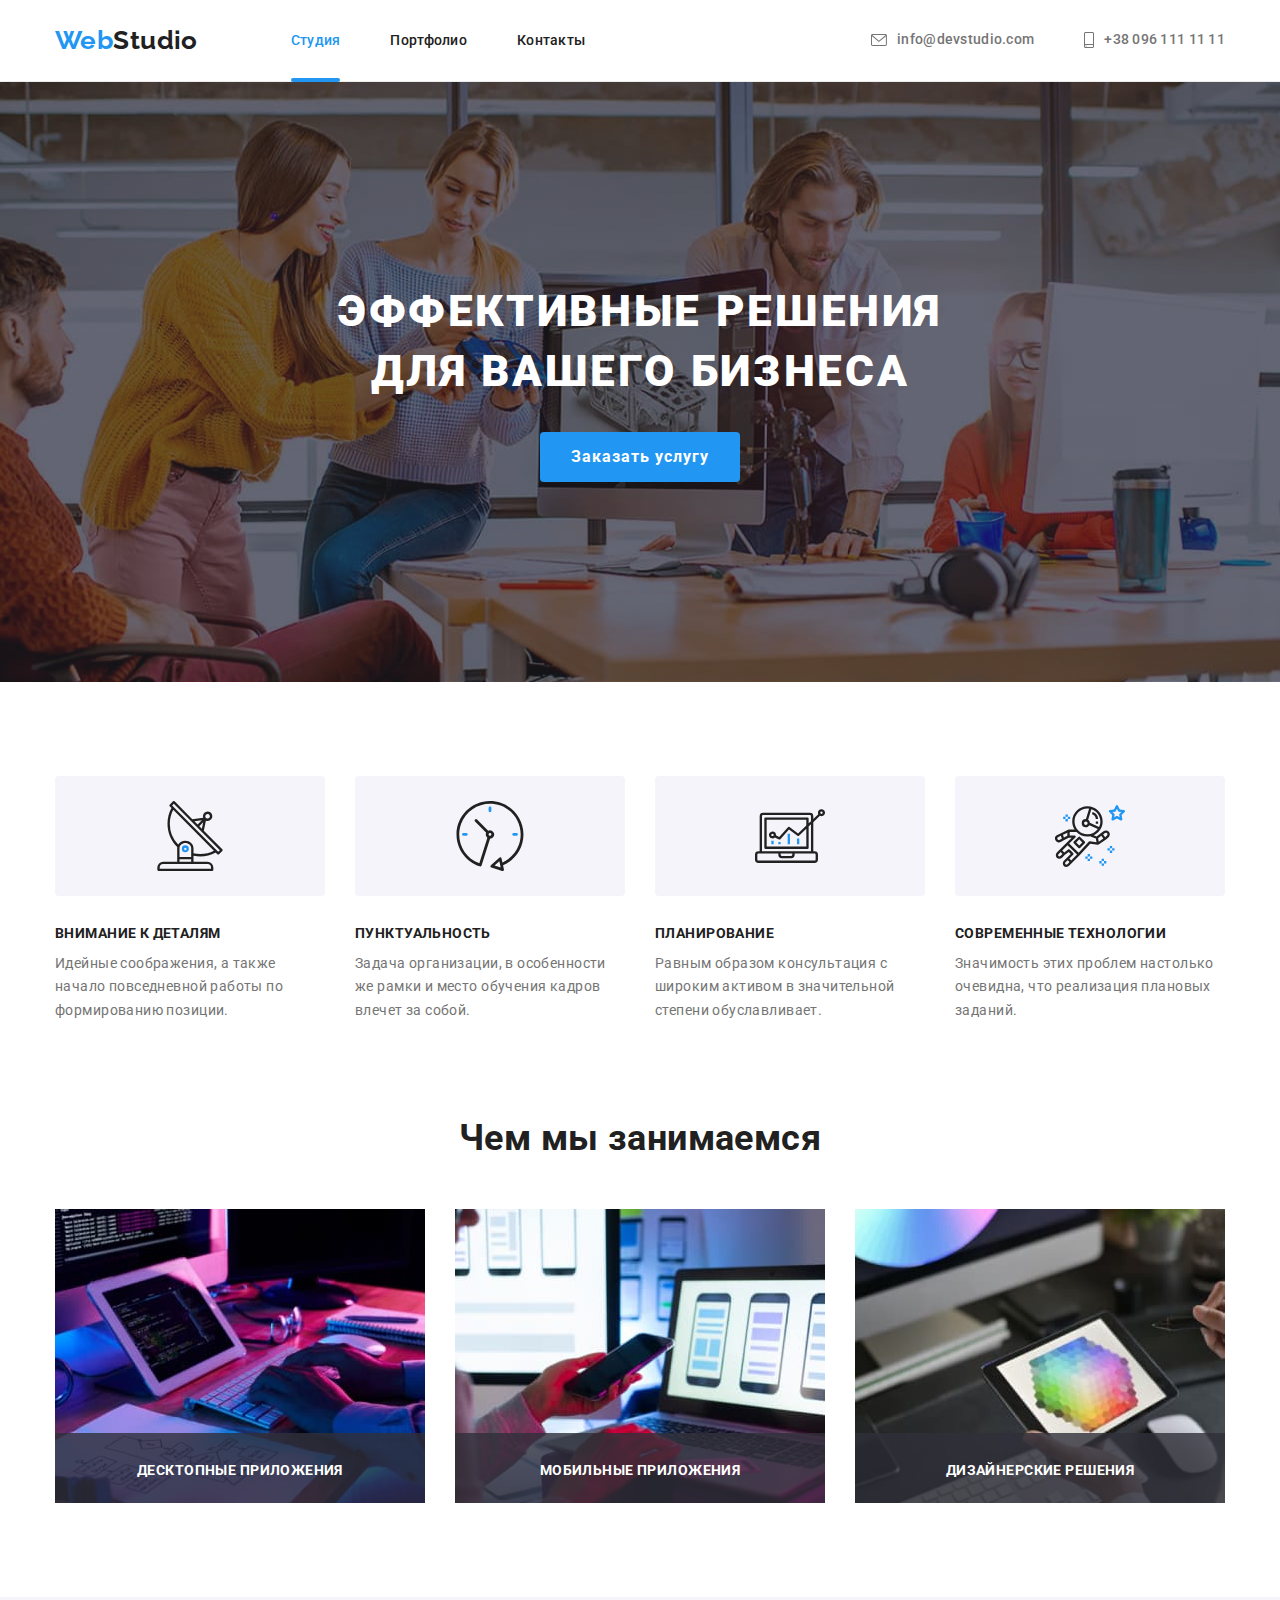
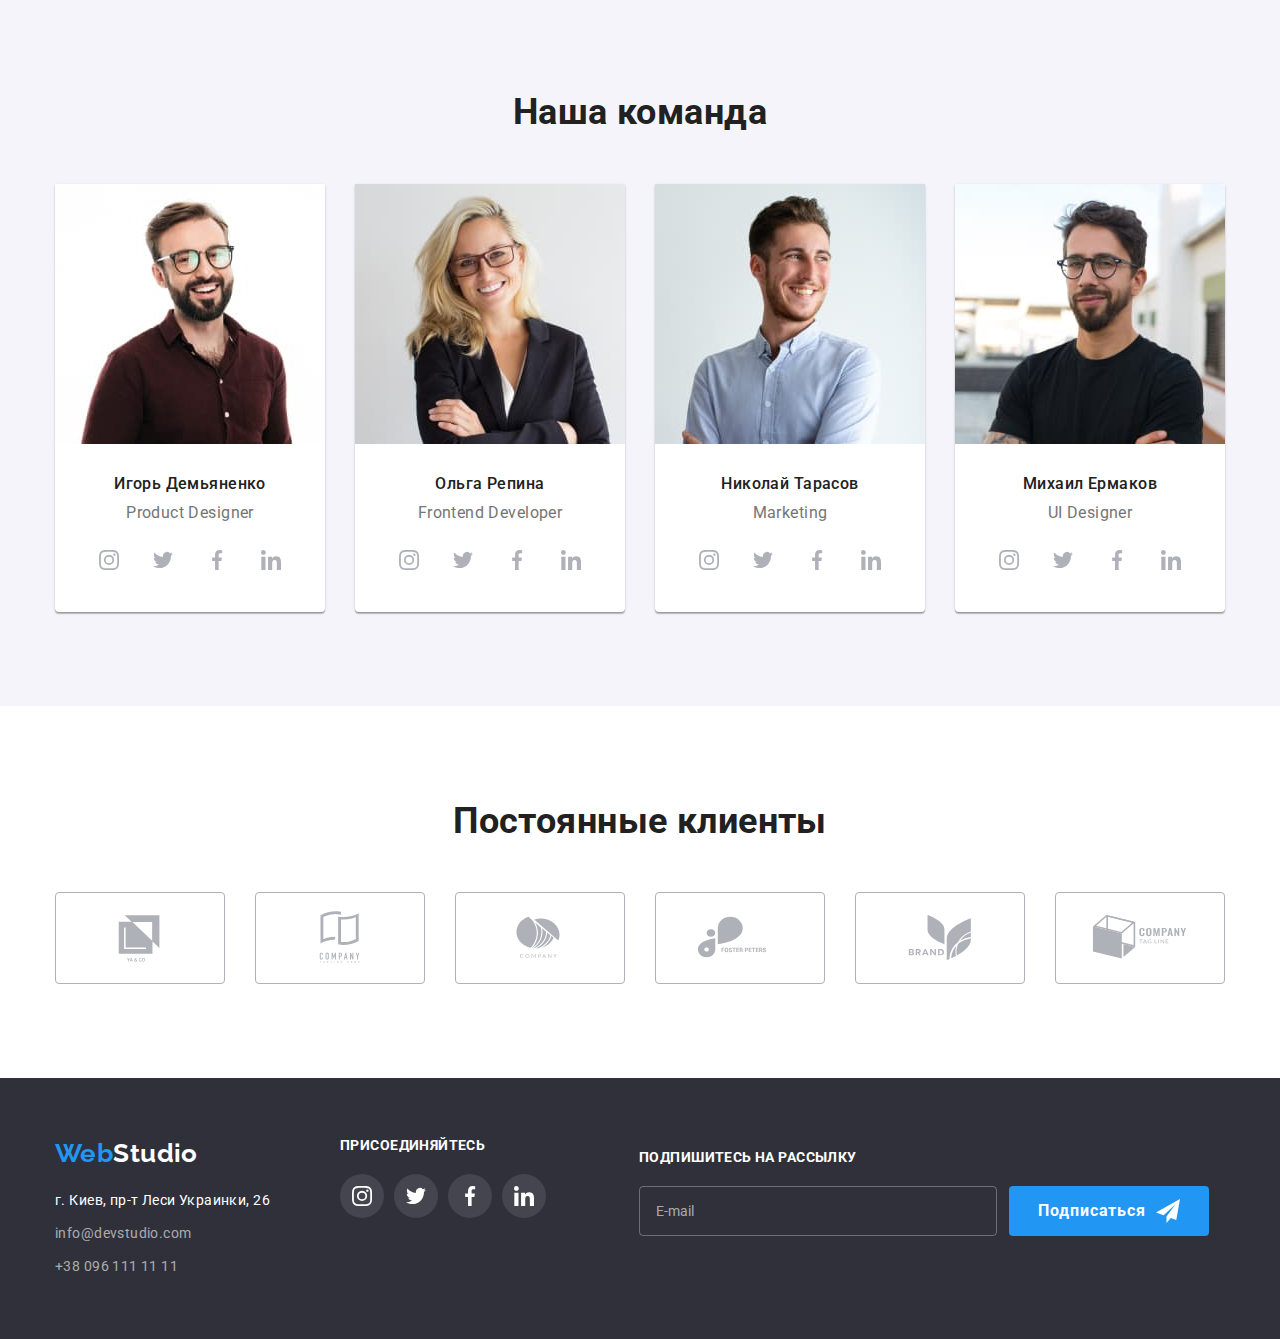
<file: index.html>
<!DOCTYPE html>
<html lang="ru">
  <head>
    <meta charset="UTF-8" />
    <meta http-equiv="X-UA-Compatible" content="IE=edge" />
    <meta name="viewport" content="width=device-width, initial-scale=1.0" />
    <title>WebStudio - Эффективные решения для вашего бизнеса</title>
    <link rel="preconnect" href="https://fonts.googleapis.com" />
    <link rel="preconnect" href="https://fonts.gstatic.com" crossorigin />
    <link
      href="https://fonts.googleapis.com/css2?family=Raleway:wght@700&family=Roboto:wght@400;500;700;900&display=swap"
      rel="stylesheet"
    />
    <link rel="stylesheet" href="./css/main.min.css" />
  </head>
  <body>
    <header class="header">
      <div class="container container__header">
        <a href="./index.html" class="logo header__logo animate-heartbeat"
          ><span class="logo__word">Web</span>Studio</a
        >
        <div class="mobile-menu-wrapper" data-menu>
          <nav class="page-navigation">
            <ul class="navigation-menu navigation-menu--margin-left">
              <li class="navigation-menu__item">
                <a href="./index.html" class="navigation-menu__link navigation-menu__link--current"
                  >Студия
                </a>
              </li>
              <li class="navigation-menu__item">
                <a
                  href="./portfiolio.html"
                  class="navigation-menu__link navigation-menu__link--hover"
                  >Портфолио
                </a>
              </li>
              <li class="navigation-menu__item">
                <a href="#contacts" class="navigation-menu__link navigation-menu__link--hover"
                  >Контакты
                </a>
              </li>
            </ul>
          </nav>
          <div class="mobile-menu-wrapper__adaptive">
            <ul class="contact-list header__contact-list">
              <li class="contact-list__item">
                <a
                  href="mailto:info@devstudio.com"
                  class="contact-list__link contact-list__link--mobile-accent"
                >
                  <svg class="contact-list__mail-icon">
                    <use href="./images/icons.svg#icon-mail"></use>
                  </svg>
                  info@devstudio.com
                </a>
              </li>
              <li class="contact-list__item">
                <a href="tel:+380961111111" class="contact-list__link">
                  <svg class="contact-list__tel-icon">
                    <use href="./images/icons.svg#icon-tel"></use>
                  </svg>
                  +38 096 111 11 11</a
                >
              </li>
            </ul>

            <ul class="mobile-media">
              <li class="mobile-media__item">
                <a href="https://www.instagram.com/" class="mobile-media__link">Instagram</a>
              </li>
              <li class="mobile-media__item">
                <a href="https://twitter.com/" class="mobile-media__link">Twitter</a>
              </li>
              <li class="mobile-media__item">
                <a href="https://www.facebook.com/" class="mobile-media__link">Facebook</a>
              </li>
              <li class="mobile-media__item">
                <a href="https://www.linkedin.com/" class="mobile-media__link">LinkedIn</a>
              </li>
            </ul>
          </div>
        </div>
        <button
          type="button"
          class="mobile-btn"
          aria-label="Переключать мобильного меню"
          aria-expanded="false"
          data-menu-button
        >
          <svg width="40" height="40">
            <use class="mobile-btn__burger" href="./images/icons.svg#icon-burger"></use>
            <use class="mobile-btn__close" href="./images/icons.svg#icon-modal-close"></use>
          </svg>
        </button>
      </div>
    </header>
    <main>
      <section class="hero">
        <div class="container">
          <h1 class="hero__title">
            Эффективные решения <br />
            для вашего бизнеса
          </h1>
          <button type="button" class="main-btn" data-modal-open>Заказать услугу</button>
        </div>
      </section>
      <section class="section">
        <div class="container">
          <!-- Cкрытый заголовок-->
          <h2 class="visually-hidden">Наши преимущества</h2>
          <ul class="features">
            <li class="features__item">
              <div class="features__icon-bg">
                <svg class="features__icon">
                  <use href="./images/icons.svg#icon-antenna"></use>
                </svg>
              </div>
              <h3 class="features__title">Внимание к деталям</h3>
              <p class="features__text">
                Идейные соображения, а также начало повседневной работы по формированию позиции.
              </p>
            </li>
            <li class="features__item">
              <div class="features__icon-bg">
                <svg class="features__icon">
                  <use href="./images/icons.svg#icon-clock"></use>
                </svg>
              </div>
              <h3 class="features__title">Пунктуальность</h3>
              <p class="features__text">
                Задача организации, в особенности же рамки и место обучения кадров влечет за собой.
              </p>
            </li>
            <li class="features__item">
              <div class="features__icon-bg">
                <svg class="features__icon">
                  <use href="./images/icons.svg#icon-diagram"></use>
                </svg>
              </div>
              <h3 class="features__title">Планирование</h3>
              <p class="features__text">
                Равным образом консультация с широким активом в значительной степени обуславливает.
              </p>
            </li>
            <li class="features__item">
              <div class="features__icon-bg">
                <svg class="features__icon">
                  <use href="./images/icons.svg#icon-astronaut"></use>
                </svg>
              </div>
              <h3 class="features__title">Современные технологии</h3>
              <p class="features__text">
                Значимость этих проблем настолько очевидна, что реализация плановых заданий.
              </p>
            </li>
          </ul>
        </div>
      </section>
      <section class="section section--no-padding-top">
        <div class="container">
          <h2 class="section__title">Чем мы занимаемся</h2>
          <ul class="about">
            <li class="about__item">
              <img
                src="./images/main-page/about-us-1.jpg"
                alt="Процесс написания кода"
                width="370"
                height="294"
                class="about__img"
              />
              <div class="about__tumb">
                <h3 class="about__title">Десктопные приложения</h3>
                <p class="about__text">
                  Программа, которая устанавливается на компьютер пользователя и работает под
                  управлением операционной системы.
                </p>
              </div>
            </li>
            <li class="about__item">
              <img
                src="./images/main-page/about-us-2.jpg"
                alt="Процесс представления промежуточного продукта"
                width="370"
                height="294"
                class="about__img"
              />
              <div class="about__tumb">
                <h3 class="about__title">Мобильные приложения</h3>
                <p class="about__text">
                  Программное обеспечение, предназначенное для работы на смартфонах, планшетах и
                  других мобильных устройствах.
                </p>
              </div>
            </li>
            <li class="about__item">
              <img
                src="./images/main-page/about-us-3.jpg"
                alt="Процесс выбора rgb цвета"
                width="370"
                height="294"
                class="about__img"
              />
              <div class="about__tumb">
                <h3 class="about__title">Дизайнерские решения</h3>
                <p class="about__text">
                  Архитектура комфортных, функциональных и продуманных систем.
                </p>
              </div>
            </li>
          </ul>
        </div>
      </section>
      <section class="section section--grey-bg">
        <div class="container">
          <h2 class="section__title">Наша команда</h2>
          <ul class="team">
            <li class="team__item">
              <div class="team-card__scene">
                <div class="team-card">
                  <img
                    src="./images/main-page/our-team-1.jpg"
                    alt="Фото Игоря Демьяненко"
                    class="team__img team-card__face"
                  />
                  <div class="team-card__face team-card__back">
                    <h3 class="team-card__title-back">Индивидуальный подход</h3>
                    <p class="team-card__text-back">
                      Создание бренда, разработка названия и слогана, маркетинговые исследования,
                      позиционирование бренда, разработка маркетинговой стратегии.
                    </p>
                  </div>
                </div>
              </div>
              <div class="team__box">
                <h3 class="team__title">Игорь Демьяненко</h3>
                <p lang="eu" class="team__text">Product Designer</p>
                <ul class="media-list">
                  <li class="media__item">
                    <a class="media__link" href="https://www.instagram.com/">
                      <svg class="media__icon">
                        <use href="./images/icons.svg#icon-instagram"></use>
                      </svg>
                    </a>
                  </li>
                  <li class="media__item">
                    <a class="media__link" href="https://twitter.com/">
                      <svg class="media__icon">
                        <use href="./images/icons.svg#icon-twitter"></use>
                      </svg>
                    </a>
                  </li>
                  <li class="media__item">
                    <a class="media__link" href="https://www.facebook.com/">
                      <svg class="media__icon">
                        <use href="./images/icons.svg#icon-facebook"></use>
                      </svg>
                    </a>
                  </li>
                  <li class="media__item">
                    <a class="media__link" href="https://www.linkedin.com/">
                      <svg class="media__icon">
                        <use href="./images/icons.svg#icon-linkedin"></use>
                      </svg>
                    </a>
                  </li>
                </ul>
              </div>
            </li>
            <li class="team__item">
              <div class="team-card__scene">
                <div class="team-card">
                  <img
                    src="./images/main-page/our-team-2.jpg"
                    alt="Фото Ольги Репиной"
                    width="270"
                    height="260"
                    class="team__img team-card__face"
                  />
                  <div class="team-card__face team-card__back">
                    <h3 class="team-card__title-back">Современные технологии</h3>
                    <p class="team-card__text-back">
                      Разработка сайтов (лендинги, сайты-визитки, корпоративные сайты,
                      интернет-магазины, web-порталы, промо-сайты, каталоги, высоконагруженные
                      площадки).
                    </p>
                  </div>
                </div>
              </div>
              <div class="team__box">
                <h3 class="team__title">Ольга Репина</h3>
                <p lang="eu" class="team__text">Frontend Developer</p>
                <ul class="media-list">
                  <li class="media__item">
                    <a class="media__link" href="https://www.instagram.com/">
                      <svg class="media__icon">
                        <use href="./images/icons.svg#icon-instagram"></use>
                      </svg>
                    </a>
                  </li>
                  <li class="media__item">
                    <a class="media__link" href="https://twitter.com/">
                      <svg class="media__icon">
                        <use href="./images/icons.svg#icon-twitter"></use>
                      </svg>
                    </a>
                  </li>
                  <li class="media__item">
                    <a class="media__link" href="https://www.facebook.com/">
                      <svg class="media__icon">
                        <use href="./images/icons.svg#icon-facebook"></use>
                      </svg>
                    </a>
                  </li>
                  <li class="media__item">
                    <a class="media__link" href="https://www.linkedin.com/">
                      <svg class="media__icon">
                        <use href="./images/icons.svg#icon-linkedin"></use>
                      </svg>
                    </a>
                  </li>
                </ul>
              </div>
            </li>
            <li class="team__item">
              <div class="team-card__scene">
                <div class="team-card">
                  <img
                    src="./images/main-page/our-team-3.jpg"
                    alt="Фото Николая Тарасова"
                    width="270"
                    height="260"
                    class="team__img team-card__face"
                  />
                  <div class="team-card__face team-card__back">
                    <h3 class="team-card__title-back">Рекламные коммуникации</h3>
                    <p class="team-card__text-back">
                      Настройка контекстной рекламы Google Adwords, ремаркетинг, SEO-оптимизация,
                      настройка SMM (Facebook, Instagram), реклама в YouTube, рассылка в Viber и
                      т.д.
                    </p>
                  </div>
                </div>
              </div>
              <div class="team__box">
                <h3 class="team__title">Николай Тарасов</h3>
                <p lang="eu" class="team__text">Marketing</p>
                <ul class="media-list">
                  <li class="media__item">
                    <a class="media__link" href="https://www.instagram.com/">
                      <svg class="media__icon">
                        <use href="./images/icons.svg#icon-instagram"></use>
                      </svg>
                    </a>
                  </li>
                  <li class="media__item">
                    <a class="media__link" href="https://twitter.com/">
                      <svg class="media__icon">
                        <use href="./images/icons.svg#icon-twitter"></use>
                      </svg>
                    </a>
                  </li>
                  <li class="media__item">
                    <a class="media__link" href="https://www.facebook.com/">
                      <svg class="media__icon">
                        <use href="./images/icons.svg#icon-facebook"></use>
                      </svg>
                    </a>
                  </li>
                  <li class="media__item">
                    <a class="media__link" href="https://www.linkedin.com/">
                      <svg class="media__icon">
                        <use href="./images/icons.svg#icon-linkedin"></use>
                      </svg>
                    </a>
                  </li>
                </ul>
              </div>
            </li>
            <li class="team__item">
              <div class="team-card__scene">
                <div class="team-card">
                  <img
                    src="./images/main-page/our-team-4.jpg"
                    alt="Фото Михаила Ермакова"
                    width="270"
                    height="260"
                    class="team__img team-card__face"
                  />
                  <div class="team-card__face team-card__back">
                    <h3 class="team-card__title-back">Все краски мира</h3>
                    <p class="team-card__text-back">
                      Графический дизайн, разработка логотипов, фирменного стиля, дизайн упаковок,
                      визиток, листовок, постеров, бордов, календарей, выставочных стендов,
                      рекламных баннеров и т.д.
                    </p>
                  </div>
                </div>
              </div>
              <div class="team__box">
                <h3 class="team__title">Михаил Ермаков</h3>
                <p lang="eu" class="team__text">UI Designer</p>
                <ul class="media-list">
                  <li class="media__item">
                    <a class="media__link" href="https://www.instagram.com/">
                      <svg class="media__icon">
                        <use href="./images/icons.svg#icon-instagram"></use>
                      </svg>
                    </a>
                  </li>
                  <li class="media__item">
                    <a class="media__link" href="https://twitter.com/">
                      <svg class="media__icon">
                        <use href="./images/icons.svg#icon-twitter"></use>
                      </svg>
                    </a>
                  </li>
                  <li class="media__item">
                    <a class="media__link" href="https://www.facebook.com/">
                      <svg class="media__icon">
                        <use href="./images/icons.svg#icon-facebook"></use>
                      </svg>
                    </a>
                  </li>
                  <li class="media__item">
                    <a class="media__link" href="https://www.linkedin.com/">
                      <svg class="media__icon">
                        <use href="./images/icons.svg#icon-linkedin"></use>
                      </svg>
                    </a>
                  </li>
                </ul>
              </div>
            </li>
          </ul>
        </div>
      </section>
      <section class="section">
        <div class="container">
          <h2 class="section__title">Постоянные клиенты</h2>
          <ul class="clients">
            <li class="clients__item">
              <a class="clients__link" href="https://www.google.com/">
                <svg class="clients__icon">
                  <use href="./images/icons.svg#icon-logo-1"></use>
                </svg>
              </a>
            </li>
            <li class="clients__item">
              <a class="clients__link" href="https://www.google.com/">
                <svg class="clients__icon">
                  <use href="./images/icons.svg#icon-logo-2"></use>
                </svg>
              </a>
            </li>
            <li class="clients__item">
              <a class="clients__link" href="https://www.google.com/">
                <svg class="clients__icon">
                  <use href="./images/icons.svg#icon-logo-3"></use>
                </svg>
              </a>
            </li>
            <li class="clients__item">
              <a class="clients__link" href="https://www.google.com/">
                <svg class="clients__icon">
                  <use href="./images/icons.svg#icon-logo-4"></use>
                </svg>
              </a>
            </li>
            <li class="clients__item">
              <a class="clients__link" href="https://www.google.com/">
                <svg class="clients__icon">
                  <use href="./images/icons.svg#icon-logo-5"></use>
                </svg>
              </a>
            </li>
            <li class="clients__item">
              <a class="clients__link" href="https://www.google.com/">
                <svg class="clients__icon">
                  <use href="./images/icons.svg#icon-logo-6"></use>
                </svg>
              </a>
            </li>
          </ul>
        </div>
      </section>
    </main>
    <footer class="footer">
      <div class="container container__footer">
        <div class="container__tablet-wrapper">
          <div class="contacts-wrap">
            <a href="./index.html" class="footer__logo logo animate-heartbeat"
              ><span class="logo__word">Web</span>Studio</a
            >
            <address id="contacts" class="contacts-block">
              <ul class="contacts-block__list">
                <li class="contacts-block__item">
                  <a href="" class="contacts-block__link contacts-block__link--white"
                    >г. Киев, пр-т Леси Украинки, 26
                  </a>
                </li>
                <li class="contacts-block__item">
                  <a href="mailto:info@devstudio.com" class="contacts-block__link"
                    >info@devstudio.com
                  </a>
                </li>
                <li class="contacts-block__item">
                  <a href="tel:+380961111111" class="contacts-block__link">+38 096 111 11 11 </a>
                </li>
              </ul>
            </address>
          </div>
          <div class="media-footer">
            <p class="media-footer__text">присоединяйтесь</p>
            <ul class="media-list">
              <li class="media__item">
                <a class="media__link media__link--gray-bg" href="https://www.instagram.com/">
                  <svg class="media__icon media__icon--white">
                    <use href="./images/icons.svg#icon-instagram"></use>
                  </svg>
                </a>
              </li>
              <li class="media__item">
                <a class="media__link media__link--gray-bg" href="https://twitter.com/">
                  <svg class="media__icon media__icon--white">
                    <use href="./images/icons.svg#icon-twitter"></use>
                  </svg>
                </a>
              </li>
              <li class="media__item">
                <a class="media__link media__link--gray-bg" href="https://www.facebook.com/">
                  <svg class="media__icon media__icon--white">
                    <use href="./images/icons.svg#icon-facebook"></use>
                  </svg>
                </a>
              </li>
              <li class="media__item">
                <a class="media__link media__link--gray-bg" href="https://www.linkedin.com/">
                  <svg class="media__icon media__icon--white">
                    <use href="./images/icons.svg#icon-linkedin"></use>
                  </svg>
                </a>
              </li>
            </ul>
          </div>
        </div>
        <form class="subscribe-mail subscribe-mail--right" name="footer_mail">
          <label for="footer-mail-input" class="subscribe-mail__label"
            >Подпишитесь на рассылку</label
          >
          <div class="subscribe-mail__wrap">
            <input
              type="text"
              class="subscribe-mail__field"
              placeholder="E-mail"
              name="footerMail"
              id="footer-mail-input"
            />
            <button type="submit" class="main-btn main-btn--footer">
              Подписаться
              <svg class="main-btn__footer-icon">
                <use href="./images/icons.svg#icon-send-footer"></use>
              </svg>
            </button>
          </div>
        </form>
      </div>
    </footer>
    <div class="backdrop backdrop--is-hidden" data-modal>
      <div class="modal">
        <button data-modal-close class="modal__close-btn">
          <svg class="modal__close-icon">
            <use href="./images/icons.svg#icon-modal-close"></use>
          </svg>
        </button>
        <h2 class="modal__title">Оставьте свои данные, мы вам перезвоним</h2>
        <form class="registration-form">
          <div class="registration-form__group" role="group">
            <label class="registration-form__label">
              <span class="registration-form__data"> Имя</span>
              <input class="registration-form__input" type="text" name="user_name" />
              <svg class="registration-form__icon">
                <use href="./images/icons.svg#icon-name-modal"></use>
              </svg>
            </label>

            <label class="registration-form__label">
              <span class="registration-form__data">Телефон</span>
              <input class="registration-form__input" type="text" name="user_phone" />
              <svg class="registration-form__icon">
                <use href="./images/icons.svg#icon-phone-modal"></use>
              </svg>
            </label>

            <label class="registration-form__label">
              <span class="registration-form__data">Почта</span>
              <input class="registration-form__input" type="text" name="user_mail" />
              <svg class="registration-form__icon">
                <use href="./images/icons.svg#icon-mail-modal"></use>
              </svg>
            </label>

            <label class="registration-form__comment">
              <span class="registration-form__data">Комментарий</span>
              <textarea
                class="registration-form__textarea"
                name="user_comment"
                placeholder="Введите текст"
              ></textarea>
            </label>
            <label class="registration-form__check-label" for="modal-check-box">
              <input
                class="registration-form__check-box visually-hidden"
                type="checkbox"
                name="user_agreement"
                value="user_agree"
                id="modal-check-box"
              />
              <span class="registration-form__check-icon"> </span>
              <div class="registration-form__check-wrapper">
                <span class="registration-form__check-text">Соглашаюсь с рассылкой и принимаю</span>
                <a class="registration-form__check-link" href="">Условия договора</a>
              </div></label
            >
          </div>
          <button class="main-btn main-btn--modal" type="submit">Отправить</button>
        </form>
      </div>
    </div>

    <script src="./js/modal.js"></script>
    <script src="./js/burger.js"></script>
  </body>
</html>
</file>
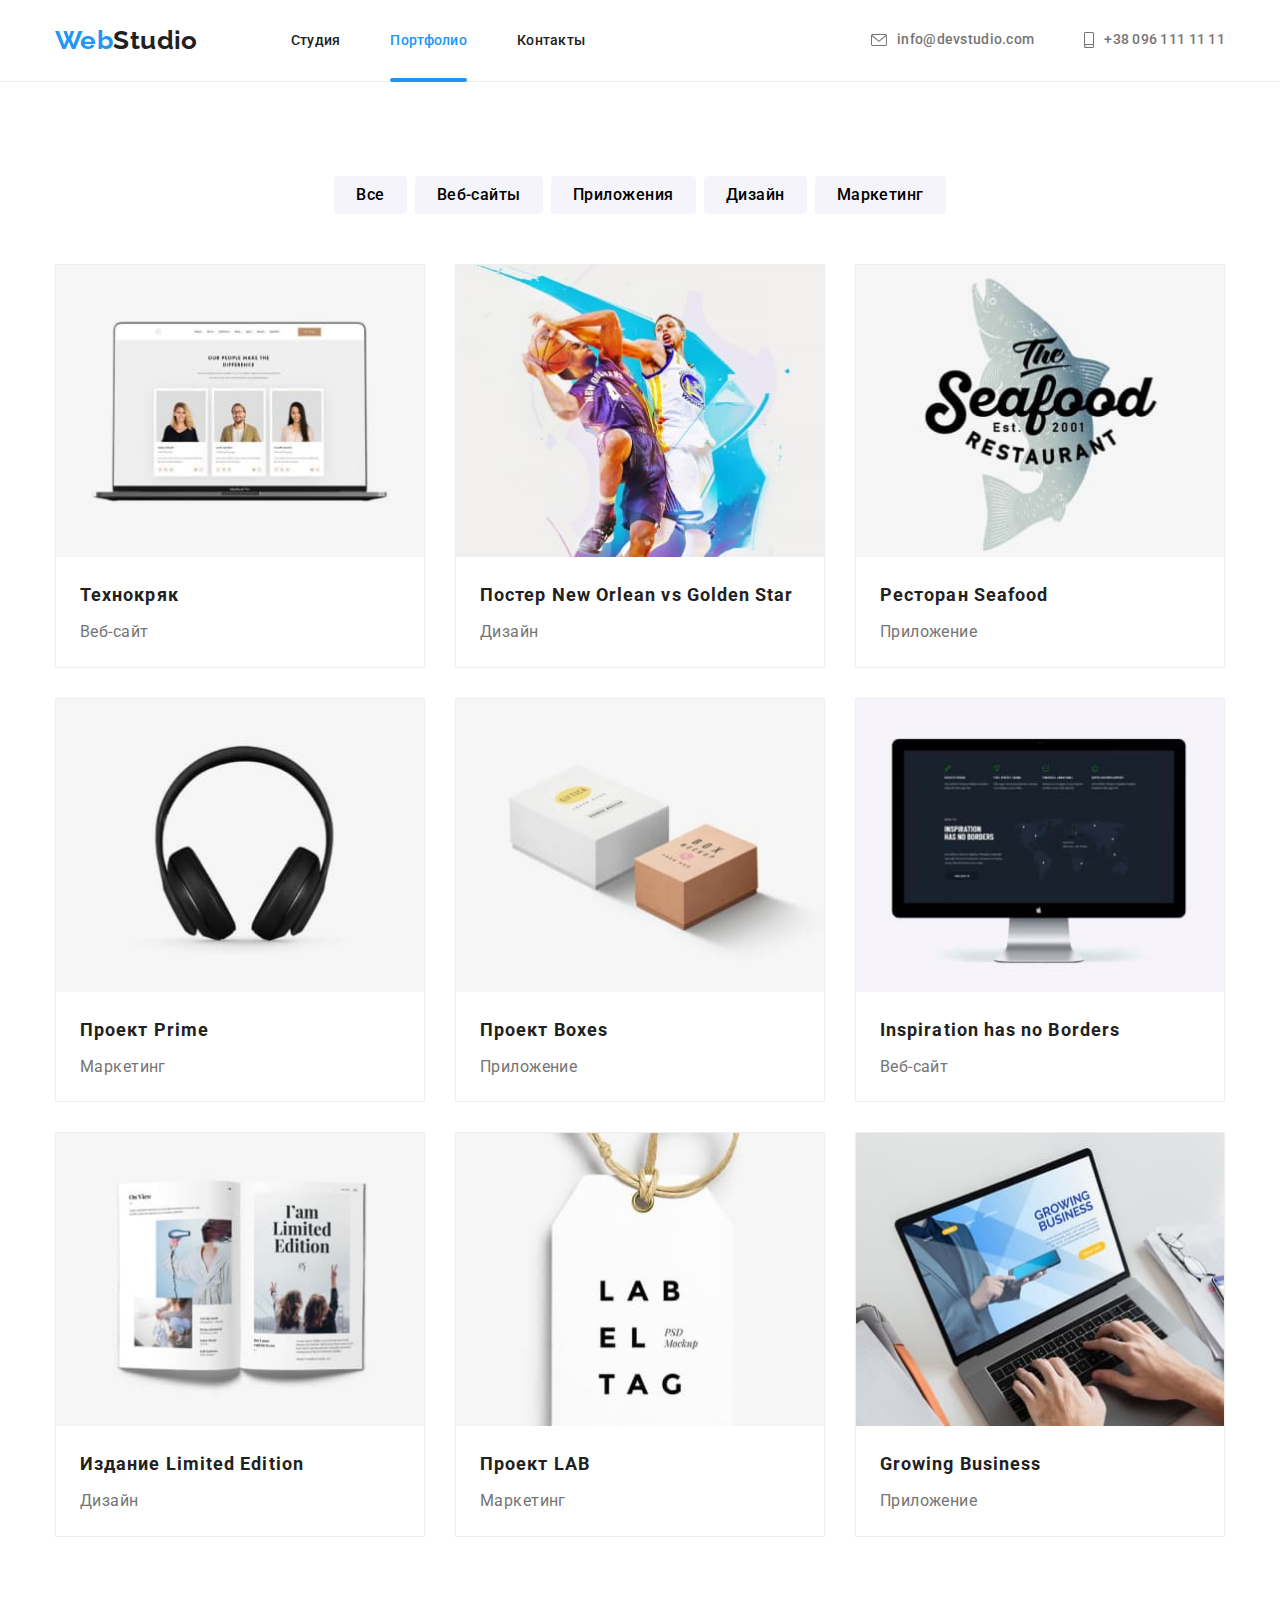
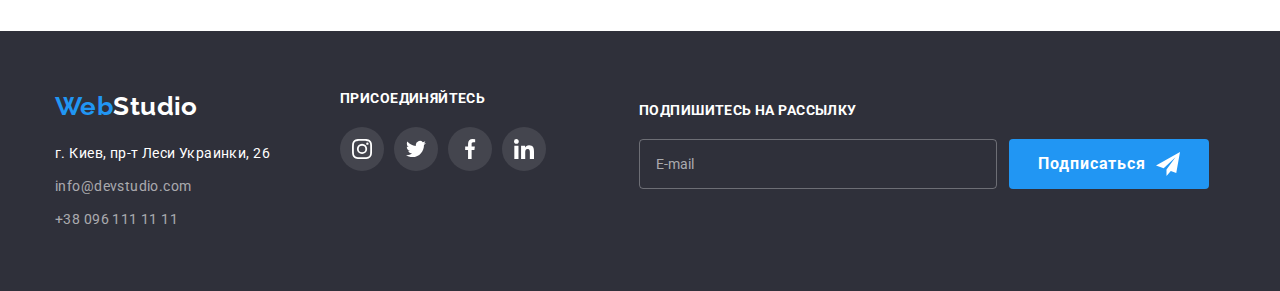
<file: portfiolio.html>
<!DOCTYPE html>
<html lang="en">
  <head>
    <meta charset="UTF-8" />
    <meta http-equiv="X-UA-Compatible" content="IE=edge" />
    <meta name="viewport" content="width=device-width, initial-scale=1.0" />
    <title>Portfolio</title>
    <link rel="preconnect" href="https://fonts.googleapis.com" />
    <link rel="preconnect" href="https://fonts.gstatic.com" crossorigin />
    <link
      href="https://fonts.googleapis.com/css2?family=Raleway:wght@700&family=Roboto:wght@400;500;700;900&display=swap"
      rel="stylesheet"
    />
    <link rel="stylesheet" href="./css/main.min.css" />
  </head>
  <body>
    <header class="header">
      <div class="container container__header">
        <a href="./index.html" class="logo header__logo animate-heartbeat"
          ><span class="logo__word">Web</span>Studio</a
        >
        <div class="mobile-menu-wrapper" data-menu>
          <nav class="page-navigation">
            <ul class="navigation-menu navigation-menu--margin-left">
              <li class="navigation-menu__item">
                <a href="./index.html" class="navigation-menu__link navigation-menu__link--hover"
                  >Студия
                </a>
              </li>
              <li class="navigation-menu__item">
                <a
                  href="./portfiolio.html"
                  class="navigation-menu__link navigation-menu__link--current"
                  >Портфолио
                </a>
              </li>
              <li class="navigation-menu__item">
                <a href="#contacts" class="navigation-menu__link navigation-menu__link--hover"
                  >Контакты
                </a>
              </li>
            </ul>
          </nav>
          <div class="mobile-menu-wrapper__adaptive">
            <ul class="contact-list header__contact-list">
              <li class="contact-list__item">
                <a
                  href="mailto:info@devstudio.com"
                  class="contact-list__link contact-list__link--mobile-accent"
                >
                  <svg class="contact-list__mail-icon">
                    <use href="./images/icons.svg#icon-mail"></use>
                  </svg>
                  info@devstudio.com
                </a>
              </li>
              <li class="contact-list__item">
                <a href="tel:+380961111111" class="contact-list__link">
                  <svg class="contact-list__tel-icon">
                    <use href="./images/icons.svg#icon-tel"></use>
                  </svg>
                  +38 096 111 11 11</a
                >
              </li>
            </ul>

            <ul class="mobile-media">
              <li class="mobile-media__item">
                <a href="https://www.instagram.com/" class="mobile-media__link">Instagram</a>
              </li>
              <li class="mobile-media__item">
                <a href="https://twitter.com/" class="mobile-media__link">Twitter</a>
              </li>
              <li class="mobile-media__item">
                <a href="https://www.facebook.com/" class="mobile-media__link">Facebook</a>
              </li>
              <li class="mobile-media__item">
                <a href="https://www.linkedin.com/" class="mobile-media__link">LinkedIn</a>
              </li>
            </ul>
          </div>
        </div>
        <button
          type="button"
          class="mobile-btn"
          aria-label="Переключать мобильного меню"
          aria-expanded="false"
          data-menu-button
        >
          <svg width="40" height="40">
            <use class="mobile-btn__burger" href="./images/icons.svg#icon-burger"></use>
            <use class="mobile-btn__close" href="./images/icons.svg#icon-modal-close"></use>
          </svg>
        </button>
      </div>
    </header>
    <main>
      <section class="section">
        <div class="container">
          <!-- Cкрытый заголовок-->
          <h1 class="visually-hidden">Наши работы</h1>
          <ul class="filter filter--margin-bottom">
            <li class="filter__item"><button type="button" class="filter__btn">Все</button></li>
            <li class="filter__item">
              <button type="button" class="filter__btn">Веб-сайты</button>
            </li>
            <li class="filter__item">
              <button type="button" class="filter__btn">Приложения</button>
            </li>
            <li class="filter__item"><button type="button" class="filter__btn">Дизайн</button></li>
            <li class="filter__item">
              <button type="button" class="filter__btn">Маркетинг</button>
            </li>
          </ul>
          <ul class="works-examples">
            <li class="works-examples__item">
              <a href="" class="works-examples__link">
                <div class="works-examples__tumb">
                  <div class="work-examples__overlay">
                    <p class="work-examples__overlay-text">
                      Технокряк это современная площадка распространения коронавируса. Компании
                      используют эту платформу для цифрового шпионажа и атак на защищённые сервера
                      конкурентов.
                    </p>
                  </div>

                  <img
                    src="./images/portfolio-page/porfolio-1-tehnocryack.jpg"
                    alt="Внешний вид Веб-сайта Технокряк"
                    width="370"
                    height="294"
                    class="works-examples__img"
                  />
                </div>
                <div class="work-examples__box">
                  <h2 class="works-examples__title">Технокряк</h2>
                  <p class="works-examples__text">Веб-сайт</p>
                </div>
              </a>
            </li>
            <li class="works-examples__item">
              <a href="" class="works-examples__link">
                <div class="works-examples__tumb">
                  <div class="work-examples__overlay">
                    <p class="work-examples__overlay-text">
                      Технокряк это современная площадка распространения коронавируса. Компании
                      используют эту платформу для цифрового шпионажа и атак на защищённые сервера
                      конкурентов.
                    </p>
                  </div>
                  <img
                    src="./images/portfolio-page/portfolio-2-poster.jpg"
                    alt="Постер баскетбольного матча New Orlean vs Golden Star"
                    width="370"
                    height="294"
                    class="works-examples__img"
                  />
                </div>
                <div class="work-examples__box">
                  <h2 class="works-examples__title">Постер New Orlean vs Golden Star</h2>
                  <p class="works-examples__text">Дизайн</p>
                </div>
              </a>
            </li>
            <li class="works-examples__item">
              <a href="" class="works-examples__link">
                <div class="works-examples__tumb">
                  <div class="work-examples__overlay">
                    <p class="work-examples__overlay-text">
                      Технокряк это современная площадка распространения коронавируса. Компании
                      используют эту платформу для цифрового шпионажа и атак на защищённые сервера
                      конкурентов.
                    </p>
                  </div>
                  <img
                    src="./images/portfolio-page/portfolio-3-seafood.jpg"
                    alt="Логотип ресторана Seafood"
                    width="370"
                    height="294"
                    class="works-examples__img"
                  />
                </div>
                <div class="work-examples__box">
                  <h2 class="works-examples__title">Ресторан Seafood</h2>
                  <p class="works-examples__text">Приложение</p>
                </div>
              </a>
            </li>
            <li class="works-examples__item">
              <a href="" class="works-examples__link">
                <div class="works-examples__tumb">
                  <div class="work-examples__overlay">
                    <p class="work-examples__overlay-text">
                      Технокряк это современная площадка распространения коронавируса. Компании
                      используют эту платформу для цифрового шпионажа и атак на защищённые сервера
                      конкурентов.
                    </p>
                  </div>
                  <img
                    src="./images/portfolio-page/portfolio-4-prime.jpg"
                    alt="Логотип в виде наушников проекта Prime"
                    width="370"
                    height="294"
                    class="works-examples__img"
                  />
                </div>
                <div class="work-examples__box">
                  <h2 class="works-examples__title">Проект Prime</h2>
                  <p class="works-examples__text">Маркетинг</p>
                </div>
              </a>
            </li>
            <li class="works-examples__item">
              <a href="" class="works-examples__link">
                <div class="works-examples__tumb">
                  <div class="work-examples__overlay">
                    <p class="work-examples__overlay-text">
                      Технокряк это современная площадка распространения коронавируса. Компании
                      используют эту платформу для цифрового шпионажа и атак на защищённые сервера
                      конкурентов.
                    </p>
                  </div>
                  <img
                    src="./images/portfolio-page/portfolio-5-boxes.jpg"
                    alt="Логотип проекта Boxes в виде коробок"
                    width="370"
                    height="294"
                    class="works-examples__img"
                  />
                </div>
                <div class="work-examples__box">
                  <h2 class="works-examples__title">Проект Boxes</h2>
                  <p class="works-examples__text">Приложение</p>
                </div>
              </a>
            </li>
            <li class="works-examples__item">
              <a href="" class="works-examples__link">
                <div class="works-examples__tumb">
                  <div class="work-examples__overlay">
                    <p class="work-examples__overlay-text">
                      Технокряк это современная площадка распространения коронавируса. Компании
                      используют эту платформу для цифрового шпионажа и атак на защищённые сервера
                      конкурентов.
                    </p>
                  </div>
                  <img
                    src="./images/portfolio-page/portfolio-6-inspiration.jpg"
                    alt="Внешний вид Веб-сайта Inspiration"
                    width="370"
                    height="294"
                    class="works-examples__img"
                  />
                </div>
                <div class="work-examples__box">
                  <h2 class="works-examples__title">Inspiration has no Borders</h2>
                  <p class="works-examples__text">Веб-сайт</p>
                </div>
              </a>
            </li>
            <li class="works-examples__item">
              <a href="" class="works-examples__link">
                <div class="works-examples__tumb">
                  <div class="work-examples__overlay">
                    <p class="work-examples__overlay-text">
                      Технокряк это современная площадка распространения коронавируса. Компании
                      используют эту платформу для цифрового шпионажа и атак на защищённые сервера
                      конкурентов.
                    </p>
                  </div>
                  <img
                    src="./images/portfolio-page/portfolio-7-edition.jpg"
                    alt="Логотип издания Limited Edition в виде раскрытой книги"
                    width="370"
                    height="294"
                    class="works-examples__img"
                  />
                </div>
                <div class="work-examples__box">
                  <h2 class="works-examples__title">Издание Limited Edition</h2>
                  <p class="works-examples__text">Дизайн</p>
                </div>
              </a>
            </li>
            <li class="works-examples__item">
              <a href="" class="works-examples__link">
                <div class="works-examples__tumb">
                  <div class="work-examples__overlay">
                    <p class="work-examples__overlay-text">
                      Технокряк это современная площадка распространения коронавируса. Компании
                      используют эту платформу для цифрового шпионажа и атак на защищённые сервера
                      конкурентов.
                    </p>
                  </div>
                  <img
                    src="./images/portfolio-page/portfolio-8-lab.jpg"
                    alt="Логотип проекта Lab в виде бирки"
                    width="370"
                    height="294"
                    class="works-examples__img"
                  />
                </div>
                <div class="work-examples__box">
                  <h2 class="works-examples__title">Проект LAB</h2>
                  <p class="works-examples__text">Маркетинг</p>
                </div>
              </a>
            </li>
            <li class="works-examples__item">
              <a href="" class="works-examples__link">
                <div class="works-examples__tumb">
                  <div class="work-examples__overlay">
                    <p class="work-examples__overlay-text">
                      Технокряк это современная площадка распространения коронавируса. Компании
                      используют эту платформу для цифрового шпионажа и атак на защищённые сервера
                      конкурентов.
                    </p>
                  </div>
                  <img
                    src="./images/portfolio-page/portfolio-9-business.jpg"
                    alt="Человек работает за ноутбуком в приложении Growing Business"
                    width="370"
                    height="294"
                    class="works-examples__img"
                  />
                </div>
                <div class="work-examples__box">
                  <h2 class="works-examples__title">Growing Business</h2>
                  <p class="works-examples__text">Приложение</p>
                </div>
              </a>
            </li>
          </ul>
        </div>
      </section>
    </main>
    <footer class="footer">
      <div class="container container__footer">
        <div class="container__tablet-wrapper">
          <div class="contacts-wrap">
            <a href="./index.html" class="footer__logo logo animate-heartbeat"
              ><span class="logo__word">Web</span>Studio</a
            >
            <address id="contacts" class="contacts-block">
              <ul class="contacts-block__list">
                <li class="contacts-block__item">
                  <a href="" class="contacts-block__link contacts-block__link--white"
                    >г. Киев, пр-т Леси Украинки, 26
                  </a>
                </li>
                <li class="contacts-block__item">
                  <a href="mailto:info@devstudio.com" class="contacts-block__link"
                    >info@devstudio.com
                  </a>
                </li>
                <li class="contacts-block__item">
                  <a href="tel:+380961111111" class="contacts-block__link">+38 096 111 11 11 </a>
                </li>
              </ul>
            </address>
          </div>
          <div class="media-footer">
            <p class="media-footer__text">присоединяйтесь</p>
            <ul class="media-list">
              <li class="media__item">
                <a class="media__link media__link--gray-bg" href="https://www.instagram.com/">
                  <svg class="media__icon media__icon--white">
                    <use href="./images/icons.svg#icon-instagram"></use>
                  </svg>
                </a>
              </li>
              <li class="media__item">
                <a class="media__link media__link--gray-bg" href="https://twitter.com/">
                  <svg class="media__icon media__icon--white">
                    <use href="./images/icons.svg#icon-twitter"></use>
                  </svg>
                </a>
              </li>
              <li class="media__item">
                <a class="media__link media__link--gray-bg" href="https://www.facebook.com/">
                  <svg class="media__icon media__icon--white">
                    <use href="./images/icons.svg#icon-facebook"></use>
                  </svg>
                </a>
              </li>
              <li class="media__item">
                <a class="media__link media__link--gray-bg" href="https://www.linkedin.com/">
                  <svg class="media__icon media__icon--white">
                    <use href="./images/icons.svg#icon-linkedin"></use>
                  </svg>
                </a>
              </li>
            </ul>
          </div>
        </div>
        <form class="subscribe-mail subscribe-mail--right" name="footer_mail">
          <label for="footer-mail-input" class="subscribe-mail__label"
            >Подпишитесь на рассылку</label
          >
          <div class="subscribe-mail__wrap">
            <input
              type="text"
              class="subscribe-mail__field"
              placeholder="E-mail"
              name="footerMail"
              id="footer-mail-input"
            />
            <button type="submit" class="main-btn main-btn--footer">
              Подписаться
              <svg class="main-btn__footer-icon">
                <use href="./images/icons.svg#icon-send-footer"></use>
              </svg>
            </button>
          </div>
        </form>
      </div>
    </footer>
    <script src="./js/burger.js"></script>
  </body>
</html>
</file>
<file: css/main.min.css>
/*! modern-normalize v1.1.0 | MIT License | https://github.com/sindresorhus/modern-normalize */*,::before,::after{-webkit-box-sizing:border-box;box-sizing:border-box}html{-moz-tab-size:4;-o-tab-size:4;tab-size:4}html{line-height:1.15;-webkit-text-size-adjust:100%}body{margin:0}body{font-family:system-ui,-apple-system,"Segoe UI",Roboto,Helvetica,Arial,sans-serif,"Apple Color Emoji","Segoe UI Emoji"}hr{height:0;color:inherit}abbr[title]{-webkit-text-decoration:underline dotted;text-decoration:underline dotted}b,strong{font-weight:bolder}code,kbd,samp,pre{font-family:ui-monospace,SFMono-Regular,Consolas,"Liberation Mono",Menlo,monospace;font-size:1em}small{font-size:80%}sub,sup{font-size:75%;line-height:0;position:relative;vertical-align:baseline}sub{bottom:-0.25em}sup{top:-0.5em}table{text-indent:0;border-color:inherit}button,input,optgroup,select,textarea{font-family:inherit;font-size:100%;line-height:1.15;margin:0}button,select{text-transform:none}button,[type=button],[type=reset],[type=submit]{-webkit-appearance:button}::-moz-focus-inner{border-style:none;padding:0}:-moz-focusring{outline:1px dotted ButtonText}:-moz-ui-invalid{box-shadow:none}legend{padding:0}progress{vertical-align:baseline}::-webkit-inner-spin-button,::-webkit-outer-spin-button{height:auto}[type=search]{-webkit-appearance:textfield;outline-offset:-2px}::-webkit-search-decoration{-webkit-appearance:none}::-webkit-file-upload-button{-webkit-appearance:button;font:inherit}summary{display:list-item}html{scroll-behavior:smooth}body{font-family:"Roboto",sans-serif;color:#212121;font-size:14px;letter-spacing:.03em;line-height:1.71;background-color:#fff}h1,h2,h3,h4,h5,h6,p{margin:0}button{cursor:pointer}img{display:block;max-width:100%;height:auto}a{text-decoration:none;color:#212121}ul{list-style:none;margin:0;padding:0}.visually-hidden{position:absolute;white-space:nowrap;width:1px;height:1px;overflow:hidden;border:0;padding:0;clip:rect(0 0 0 0);-webkit-clip-path:inset(50%);clip-path:inset(50%);margin:-1px}.container{margin:0 auto;padding-left:15px;padding-right:15px}@media screen and (min-width: 480px){.container{width:480px}}@media screen and (min-width: 768px){.container{width:768px}}@media screen and (min-width: 1200px){.container{width:1200px}}.container__header{position:relative;display:-webkit-box;display:-ms-flexbox;display:flex}@media screen and (max-width: 767px){.container__header{-webkit-box-pack:justify;-ms-flex-pack:justify;justify-content:space-between;width:auto}}@media screen and (max-width: 1199px){.container__footer{text-align:center}}@media screen and (min-width: 1200px){.container__footer{display:-webkit-box;display:-ms-flexbox;display:flex;-webkit-box-align:baseline;-ms-flex-align:baseline;align-items:baseline}}@media screen and (min-width: 768px){.container__tablet-wrapper{display:-webkit-box;display:-ms-flexbox;display:flex}}@media screen and (min-width: 768px)and (max-width: 1199px){.container__tablet-wrapper{-ms-flex-pack:distribute;justify-content:space-around;margin-bottom:60px}}.section{padding-top:60px;padding-bottom:60px}@media screen and (min-width: 1200px){.section{padding-top:94px;padding-bottom:94px}}.section--no-padding-top{padding-top:0;display:none}@media screen and (min-width: 1200px){.section--no-padding-top{display:block}}.section--grey-bg{background-color:#f5f4fa}.section__title{font-weight:700;font-size:36px;line-height:1.17;text-align:center;margin-bottom:50px}.logo{display:block;font-family:"Raleway",sans-serif;font-weight:700;font-size:26px;line-height:1.19}@-webkit-keyframes heartBeat{0%{-webkit-transform:scale(1);transform:scale(1)}5%{-webkit-transform:scale(1.2);transform:scale(1.2)}10%{-webkit-transform:scale(1);transform:scale(1)}16%{-webkit-transform:scale(1.2);transform:scale(1.2)}22%{-webkit-transform:scale(1);transform:scale(1)}100%{-webkit-transform:scale(1);transform:scale(1)}}@keyframes heartBeat{0%{-webkit-transform:scale(1);transform:scale(1)}5%{-webkit-transform:scale(1.2);transform:scale(1.2)}10%{-webkit-transform:scale(1);transform:scale(1)}16%{-webkit-transform:scale(1.2);transform:scale(1.2)}22%{-webkit-transform:scale(1);transform:scale(1)}100%{-webkit-transform:scale(1);transform:scale(1)}}.animate-heartbeat{-webkit-animation-name:heartBeat;animation-name:heartBeat;-webkit-animation-duration:7000ms;animation-duration:7000ms;-webkit-animation-timing-function:ease-in-out;animation-timing-function:ease-in-out;-webkit-animation-iteration-count:infinite;animation-iteration-count:infinite}.logo__word{color:#2196f3}.main-btn{position:relative;border:inherit;height:50px;border-radius:4px;background-color:#2196f3;color:#fff;font-family:inherit;font-weight:700;font-size:16px;line-height:1.87;letter-spacing:.06em;text-align:center;min-width:200px;-webkit-transition:-webkit-transform 250ms cubic-bezier(0.4, 0, 0.2, 1),-webkit-box-shadow 250ms cubic-bezier(0.4, 0, 0.2, 1);transition:-webkit-transform 250ms cubic-bezier(0.4, 0, 0.2, 1),-webkit-box-shadow 250ms cubic-bezier(0.4, 0, 0.2, 1);transition:transform 250ms cubic-bezier(0.4, 0, 0.2, 1),box-shadow 250ms cubic-bezier(0.4, 0, 0.2, 1);transition:transform 250ms cubic-bezier(0.4, 0, 0.2, 1),box-shadow 250ms cubic-bezier(0.4, 0, 0.2, 1),-webkit-transform 250ms cubic-bezier(0.4, 0, 0.2, 1),-webkit-box-shadow 250ms cubic-bezier(0.4, 0, 0.2, 1)}.main-btn:hover,.main-btn:focus{-webkit-transform:scale(1.05);transform:scale(1.05);-webkit-box-shadow:0px 4px 4px rgba(0,0,0,.15);box-shadow:0px 4px 4px rgba(0,0,0,.15)}.main-btn--footer{margin-left:12px;display:-webkit-inline-box;display:-ms-inline-flexbox;display:inline-flex;-webkit-box-pack:center;-ms-flex-pack:center;justify-content:center;-webkit-box-align:center;-ms-flex-align:center;align-items:center}.main-btn__footer-icon{text-align:center;width:24px;height:24px;margin-left:10px}.main-btn--modal{display:block;margin-right:auto;margin-left:auto}.media-list{display:-webkit-box;display:-ms-flexbox;display:flex;-webkit-box-pack:center;-ms-flex-pack:center;justify-content:center}.media__item+.media__item{margin-left:10px}.media__link{display:-webkit-box;display:-ms-flexbox;display:flex;-webkit-box-pack:center;-ms-flex-pack:center;justify-content:center;-webkit-box-align:center;-ms-flex-align:center;align-items:center;min-height:44px;min-width:44px;border-radius:50%;background-color:inherit;-webkit-transition:background-color 250ms cubic-bezier(0.4, 0, 0.2, 1);transition:background-color 250ms cubic-bezier(0.4, 0, 0.2, 1)}.media__link:hover,.media__link:focus{background-color:#2196f3}.media__link--gray-bg{background-color:rgba(255,255,255,.1)}.media__link:hover .media__icon,.media__link:focus .media__icon{fill:#fff}.media__icon{width:20px;height:20px;fill:#afb1b8;-webkit-transition:fill 250ms cubic-bezier(0.4, 0, 0.2, 1);transition:fill 250ms cubic-bezier(0.4, 0, 0.2, 1)}.media__icon--white{fill:#fff}.header{border-bottom:1px solid #ececec}.header__logo{padding-top:25px;padding-bottom:25px}.header__contact-list{margin-left:auto}.page-navigation{display:-webkit-box;display:-ms-flexbox;display:flex;-webkit-box-align:center;-ms-flex-align:center;align-items:center}@media screen and (min-width: 768px){.navigation-menu{display:-webkit-box;display:-ms-flexbox;display:flex}}@media screen and (min-width: 768px){.navigation-menu--margin-left{margin-left:93px}}@media screen and (max-width: 767px){.navigation-menu__item:not(:last-child){margin-bottom:32px}}@media screen and (min-width: 768px){.navigation-menu__item:not(:last-child){margin-right:50px}}.navigation-menu__link{font-weight:500;line-height:1.14;letter-spacing:.02em;-webkit-transition:color 250ms cubic-bezier(0.4, 0, 0.2, 1);transition:color 250ms cubic-bezier(0.4, 0, 0.2, 1)}.navigation-menu__link:hover,.navigation-menu__link:focus{color:#2196f3}@media screen and (max-width: 767px){.navigation-menu__link{font-size:40px;line-height:1.17px}}@media screen and (min-width: 768px){.navigation-menu__link{padding-top:32px;padding-bottom:32px}}.navigation-menu__link--current{position:relative;color:#2196f3}@media screen and (min-width: 768px){.navigation-menu__link--current::after{position:absolute;left:0;bottom:-2px;content:"";display:block;width:100%;height:4px;background-color:#2196f3;border-radius:2px}}.navigation-menu__link--hover{position:relative}@media screen and (min-width: 768px){.navigation-menu__link--hover::after{position:absolute;right:0;bottom:20px;content:"";display:block;width:0%;height:2px;background-color:#2196f3;border-radius:2px;-webkit-transition:width .5s,left .5s;transition:width .5s,left .5s}.navigation-menu__link--hover:hover::after,.navigation-menu__link--hover:focus::after{width:100%;left:0}}@media screen and (max-width: 767px){.contact-list{margin-bottom:64px}}@media screen and (min-width: 1200px){.contact-list{display:-webkit-box;display:-ms-flexbox;display:flex}}@media screen and (max-width: 768px){.contact-list__item:not(:last-child){margin-bottom:32px}}@media screen and (min-width: 768px)and (max-width: 1199px){.contact-list__item:not(:last-child){margin-bottom:10px}}@media screen and (min-width: 1200px){.contact-list__item:not(:last-child){margin-right:50px}}.contact-list__link{display:block;position:relative;color:#757575;display:-webkit-box;display:-ms-flexbox;display:flex;-webkit-box-align:center;-ms-flex-align:center;align-items:center;font-weight:500;line-height:1.14;letter-spacing:.02em;-webkit-transition:color 250ms cubic-bezier(0.4, 0, 0.2, 1);transition:color 250ms cubic-bezier(0.4, 0, 0.2, 1)}.contact-list__link:hover,.contact-list__link:focus{color:#2196f3}@media screen and (min-width: 1200px){.contact-list__link::after{position:absolute;right:0;bottom:20px;content:"";display:block;width:0%;height:2px;background-color:#2196f3;border-radius:2px;-webkit-transition:width .5s,left .5s;transition:width .5s,left .5s}.contact-list__link:hover::after,.contact-list__link:focus::after{width:100%;left:0}}@media screen and (max-width: 767px){.contact-list__link{font-size:24px;line-height:1.16}}@media screen and (min-width: 1200px){.contact-list__link{padding-top:32px;padding-bottom:32px}}@media screen and (max-width: 767px){.contact-list__link--mobile-accent{font-size:34px;line-height:1.17;color:#2196f3}}.contact-list__mail-icon{width:16px;height:12px;margin-right:10px;fill:currentColor}@media screen and (max-width: 767px){.contact-list__mail-icon{display:none}}.contact-list__tel-icon{width:10px;height:16px;margin-right:10px;fill:currentColor}@media screen and (max-width: 767px){.contact-list__tel-icon{display:none}}.mobile-media{display:-webkit-box;display:-ms-flexbox;display:flex;-webkit-box-align:center;-ms-flex-align:center;align-items:center}@media screen and (max-width: 380px){.mobile-media{-ms-flex-wrap:wrap;flex-wrap:wrap}}@media screen and (min-width: 768px){.mobile-media{display:none}}.mobile-media__link{display:block;font-weight:500;font-size:18px;line-height:1.22;letter-spacing:.02em;color:#2196f3}.mobile-media__item{position:relative}.mobile-media__item:not(:last-child){margin-right:20px}@media screen and (max-width: 380px){.mobile-media__item:nth-child(-n+2){margin-bottom:20px}}@media screen and (min-width: 380px){.mobile-media__item:not(:last-child):after{position:absolute;top:0;right:-10px;content:"";display:block;width:1px;height:22px;background-color:rgba(33,33,33,.2)}}.mobile-btn{display:block;background-color:transparent;border:none;margin-top:auto;margin-bottom:auto;color:#2196f3}@media screen and (min-width: 768px){.mobile-btn{display:none}}.mobile-btn__burger{opacity:1;visibility:visible;-webkit-transition:opacity 250ms cubic-bezier(0.4, 0, 0.2, 1),visibility 250ms cubic-bezier(0.4, 0, 0.2, 1);transition:opacity 250ms cubic-bezier(0.4, 0, 0.2, 1),visibility 250ms cubic-bezier(0.4, 0, 0.2, 1)}.mobile-btn:hover .mobile-btn__burger,.mobile-btn:focus .mobile-btn__burger{fill:currentColor}.mobile-btn.is-open .mobile-btn__burger{opacity:0;visibility:hidden}.mobile-btn__close{opacity:0;visibility:0;-webkit-transition:opacity 250ms cubic-bezier(0.4, 0, 0.2, 1),visibility 250ms cubic-bezier(0.4, 0, 0.2, 1);transition:opacity 250ms cubic-bezier(0.4, 0, 0.2, 1),visibility 250ms cubic-bezier(0.4, 0, 0.2, 1)}.mobile-btn.is-open .mobile-btn__close{opacity:1;visibility:visible}.mobile-btn:hover .mobile-btn__close,.mobile-btn:focus .mobile-btn__close{fill:currentColor}.mobile-menu-wrapper{display:none}@media screen and (min-width: 768px){.mobile-menu-wrapper{display:-webkit-box;display:-ms-flexbox;display:flex;-webkit-box-pack:justify;-ms-flex-pack:justify;justify-content:space-between;-webkit-box-flex:1;-ms-flex-positive:1;flex-grow:1}}@media screen and (max-width: 767px){.mobile-menu-wrapper.is-open{display:-webkit-box;display:-ms-flexbox;display:flex;-webkit-box-orient:vertical;-webkit-box-direction:normal;-ms-flex-direction:column;flex-direction:column;-webkit-box-pack:justify;-ms-flex-pack:justify;justify-content:space-between;position:absolute;top:100%;left:0;width:100%;height:100vh;background-color:#fff;padding:48px 40px;z-index:999}}@media screen and (min-width: 768px)and (max-width: 1199px){.mobile-menu-wrapper__adaptive{margin-top:auto;margin-bottom:auto}}.hero{background-color:#2f303a;color:#fff;background-image:-webkit-gradient(linear, left top, right top, from(rgba(47, 48, 58, 0.4)), to(rgba(47, 48, 58, 0.4))),url(../images/main-page/hero-img.jpg);background-image:linear-gradient(to right, rgba(47, 48, 58, 0.4), rgba(47, 48, 58, 0.4)),url(../images/main-page/hero-img.jpg);background-repeat:no-repeat;background-position:center;background-size:cover;text-align:center;padding-top:200px;padding-bottom:200px;max-width:1600px;margin-left:auto;margin-right:auto}.hero__title{font-weight:900;font-size:26px;line-height:1.62;letter-spacing:.06em;text-transform:uppercase;margin-bottom:30px}@media screen and (min-width: 1200px){.hero__title{font-size:44px;line-height:1.36}}@media screen and (min-width: 768px){.features{display:-webkit-box;display:-ms-flexbox;display:flex;-ms-flex-wrap:wrap;flex-wrap:wrap}}@media screen and (min-width: 768px)and (max-width: 1199px){.features{margin:-15px}}@media screen and (min-width: 768px)and (max-width: 1199px){.features__item{-ms-flex-preferred-size:calc((100% - 60px) / 2);flex-basis:calc((100% - 60px) / 2);margin:15px}}@media screen and (min-width: 1200px){.features__item{-ms-flex-preferred-size:calc((100% - 90px) / 4);flex-basis:calc((100% - 90px) / 4)}.features__item:not(:last-child){margin-right:30px}}.features__icon-bg{height:120px;margin-bottom:30px;border-radius:4px;display:-webkit-box;display:-ms-flexbox;display:flex;-webkit-box-pack:center;-ms-flex-pack:center;justify-content:center;-webkit-box-align:center;-ms-flex-align:center;align-items:center;background-color:#f5f4fa;background-repeat:no-repeat;background-position:center}.features__icon{width:70px;height:70px}.features__title{margin-bottom:10px;font-weight:700;font-size:14px;line-height:1.14;text-transform:uppercase}@media screen and (max-width: 767px){.features__title{text-align:center}}.features__text{color:#757575}.about{display:-webkit-box;display:-ms-flexbox;display:flex}.about__item{position:relative;overflow:hidden;cursor:pointer}.about__item:not(:last-child){margin-right:30px}.about__tumb{position:absolute;bottom:-50px;left:0;display:-webkit-box;display:-ms-flexbox;display:flex;-webkit-box-align:center;-ms-flex-align:center;align-items:center;-webkit-box-orient:vertical;-webkit-box-direction:normal;-ms-flex-direction:column;flex-direction:column;background-color:rgba(47,48,58,.8);width:370px;height:120px;-webkit-transition:-webkit-transform 750ms cubic-bezier(0.4, 0, 0.2, 1);transition:-webkit-transform 750ms cubic-bezier(0.4, 0, 0.2, 1);transition:transform 750ms cubic-bezier(0.4, 0, 0.2, 1);transition:transform 750ms cubic-bezier(0.4, 0, 0.2, 1), -webkit-transform 750ms cubic-bezier(0.4, 0, 0.2, 1)}.about__item:hover .about__tumb,.about__item:focus .about__tumb{-webkit-transform:translateY(-50px);transform:translateY(-50px)}.about__title{font-size:14px;font-weight:700;line-height:1.14;text-transform:uppercase;color:#fff;margin-top:30px}.about__text{font-size:14px;line-height:1.04;color:#fff;padding:15px 20px;opacity:0;-webkit-transition:opacity 500ms cubic-bezier(0.4, 0, 0.2, 1);transition:opacity 500ms cubic-bezier(0.4, 0, 0.2, 1);text-align:center}.about__item:hover .about__text,.about__item:focus .about__text{opacity:1;-webkit-transition:opacity 600ms cubic-bezier(0.4, 0, 0.2, 1) 400ms;transition:opacity 600ms cubic-bezier(0.4, 0, 0.2, 1) 400ms}@media screen and (min-width: 768px){.team{display:-webkit-box;display:-ms-flexbox;display:flex;-ms-flex-wrap:wrap;flex-wrap:wrap}}@media screen and (min-width: 768px)and (max-width: 1199px){.team{margin:-15px}}.team__item{background-color:#fff;border-radius:0px 0px 4px 4px;-webkit-box-shadow:0px 1px 3px rgba(0,0,0,.12),0px 1px 1px rgba(0,0,0,.14),0px 2px 1px rgba(0,0,0,.2);box-shadow:0px 1px 3px rgba(0,0,0,.12),0px 1px 1px rgba(0,0,0,.14),0px 2px 1px rgba(0,0,0,.2)}@media screen and (max-width: 767px){.team__item:not(:last-child){margin-bottom:30px}}@media screen and (min-width: 768px)and (max-width: 1199px){.team__item{-ms-flex-preferred-size:calc((100% - 60px) / 2);flex-basis:calc((100% - 60px) / 2);margin:15px}}@media screen and (min-width: 1200px){.team__item{-ms-flex-preferred-size:calc((100% - 3 * 30px) / 4);flex-basis:calc((100% - 3 * 30px) / 4)}.team__item:not(:last-child){margin-right:30px}}.team__img{margin-left:auto;margin-right:auto}.team__box{padding-top:30px;padding-bottom:30px;text-align:center}.team__title{margin-bottom:10px;font-weight:500;font-size:16px;line-height:1.19}.team__text{color:#757575;font-size:16px;line-height:1.19;margin-bottom:16px}@media screen and (min-width: 1200px){.team-card__scene{width:270px;height:260px;-webkit-perspective:600px;perspective:600px;overflow:hidden}}@media screen and (min-width: 1200px){.team-card__scene:hover .team-card,.team-card__scene:hover .team-card{-webkit-transform:rotateY(180deg);transform:rotateY(180deg);cursor:pointer}}@media screen and (min-width: 1200px){.team-card{width:100%;height:100%;position:relative;-webkit-transition:-webkit-transform 1s;transition:-webkit-transform 1s;transition:transform 1s;transition:transform 1s, -webkit-transform 1s;-webkit-transform-style:preserve-3d;transform-style:preserve-3d}}@media screen and (min-width: 1200px){.team-card__face{position:absolute;height:100%;width:100%;-webkit-backface-visibility:hidden;backface-visibility:hidden}}@media screen and (min-width: 1200px){.team-card__back{background-color:#f1f1f1;-webkit-transform:rotateY(180deg);transform:rotateY(180deg);padding:15px}}.team-card__title-back{display:none}@media screen and (min-width: 1200px){.team-card__title-back{display:block;-webkit-box-align:center;-ms-flex-align:center;align-items:center;text-transform:uppercase;margin-bottom:8px;font-weight:500;font-size:16px;text-align:center}}.team-card__text-back{display:none;font-size:14px;line-height:1.71}@media screen and (min-width: 1200px){.team-card__text-back{display:block}}.clients{display:-webkit-box;display:-ms-flexbox;display:flex;-webkit-box-pack:center;-ms-flex-pack:center;justify-content:center;-ms-flex-wrap:wrap;flex-wrap:wrap}@media screen and (min-width: 320px)and (max-width: 1199px){.clients{margin:-15px}}.clients__item{display:-webkit-box;display:-ms-flexbox;display:flex}@media screen and (min-width: 1200px){.clients__item:not(:first-child){margin-left:30px}}.clients__link{display:-webkit-box;display:-ms-flexbox;display:flex;border:1px solid #afb1b8;border-radius:4px;height:92px;-webkit-box-pack:center;-ms-flex-pack:center;justify-content:center;-webkit-box-align:center;-ms-flex-align:center;align-items:center;-webkit-transition:border-color 250ms cubic-bezier(0.4, 0, 0.2, 1);transition:border-color 250ms cubic-bezier(0.4, 0, 0.2, 1)}.clients__link:hover,.clients__link:focus{border-color:#2196f3}@media screen and (min-width: 320px)and (max-width: 1199px){.clients__link{margin:15px}}@media screen and (min-width: 480px)and (max-width: 1199px){.clients__link{width:210px}}@media screen and (min-width: 768px)and (max-width: 1199px){.clients__link{width:226px}}@media screen and (min-width: 1200px){.clients__link{width:170px}}.clients__icon{width:106px;height:60px;fill:#afb1b8;-webkit-transition:fill 250ms cubic-bezier(0.4, 0, 0.2, 1);transition:fill 250ms cubic-bezier(0.4, 0, 0.2, 1)}.clients__link:hover .clients__icon,.clients__link:focus .clients__icon{fill:#2196f3}.filter{display:-webkit-box;display:-ms-flexbox;display:flex;-webkit-box-pack:center;-ms-flex-pack:center;justify-content:center}@media screen and (max-width: 767px){.filter{-ms-flex-wrap:wrap;flex-wrap:wrap;-webkit-box-pack:start;-ms-flex-pack:start;justify-content:start}}@media screen and (max-width: 767px)and (max-width: 767px){.filter{margin:-8px}}.filter--margin-bottom{margin-bottom:50px}@media screen and (max-width: 767px){.filter--margin-bottom{margin-bottom:42px}}@media screen and (max-width: 767px){.filter__item{margin:8px}}@media screen and (min-width: 768px){.filter__item:not(:last-child){margin-right:8px}}.filter__btn{border:inherit;border-radius:4px;padding:6px 22px;background-color:#f5f4fa;font-family:inherit;font-weight:500;font-size:16px;line-height:1.62;text-align:center;letter-spacing:.03em;cursor:pointer;-webkit-transition:background-color 250ms cubic-bezier(0.4, 0, 0.2, 1),color 250ms cubic-bezier(0.4, 0, 0.2, 1),-webkit-box-shadow 250ms cubic-bezier(0.4, 0, 0.2, 1);transition:background-color 250ms cubic-bezier(0.4, 0, 0.2, 1),color 250ms cubic-bezier(0.4, 0, 0.2, 1),-webkit-box-shadow 250ms cubic-bezier(0.4, 0, 0.2, 1);transition:background-color 250ms cubic-bezier(0.4, 0, 0.2, 1),color 250ms cubic-bezier(0.4, 0, 0.2, 1),box-shadow 250ms cubic-bezier(0.4, 0, 0.2, 1);transition:background-color 250ms cubic-bezier(0.4, 0, 0.2, 1),color 250ms cubic-bezier(0.4, 0, 0.2, 1),box-shadow 250ms cubic-bezier(0.4, 0, 0.2, 1),-webkit-box-shadow 250ms cubic-bezier(0.4, 0, 0.2, 1)}.filter__btn:hover,.filter__btn:focus{background-color:#2196f3;color:#fff;-webkit-box-shadow:0px 3px 1px rgba(0,0,0,.1),0px 1px 2px rgba(0,0,0,.08),0px 2px 2px rgba(0,0,0,.12);box-shadow:0px 3px 1px rgba(0,0,0,.1),0px 1px 2px rgba(0,0,0,.08),0px 2px 2px rgba(0,0,0,.12)}@media screen and (min-width: 768px){.works-examples{display:-webkit-box;display:-ms-flexbox;display:flex;-ms-flex-wrap:wrap;flex-wrap:wrap}}@media screen and (min-width: 1200px){.works-examples{margin-right:calc(-1 * 30px);margin-bottom:calc(-1 * 30px)}}.works-examples__item{background-color:#fff;border:1px solid #eee}@media screen and (max-width: 1199px){.works-examples__item{margin-bottom:30px}}@media screen and (min-width: 768px){.works-examples__item{-ms-flex-preferred-size:calc((100% - 30px) / 2);flex-basis:calc((100% - 30px) / 2)}}@media screen and (min-width: 1200px){.works-examples__item{-ms-flex-preferred-size:calc((100% - 3 * 30px) / 3);flex-basis:calc((100% - 3 * 30px) / 3);margin-right:30px;margin-bottom:30px}}@media screen and (min-width: 768px)and (max-width: 1199px){.works-examples__item:nth-child(odd){margin-right:30px}}.works-examples__link{display:-webkit-box;display:-ms-flexbox;display:flex;-webkit-box-orient:vertical;-webkit-box-direction:normal;-ms-flex-direction:column;flex-direction:column;height:100%;-webkit-transition:-webkit-box-shadow 250ms cubic-bezier(0.4, 0, 0.2, 1);transition:-webkit-box-shadow 250ms cubic-bezier(0.4, 0, 0.2, 1);transition:box-shadow 250ms cubic-bezier(0.4, 0, 0.2, 1);transition:box-shadow 250ms cubic-bezier(0.4, 0, 0.2, 1), -webkit-box-shadow 250ms cubic-bezier(0.4, 0, 0.2, 1)}.works-examples__link:hover,.works-examples__link:focus{-webkit-box-shadow:0px 1px 1px rgba(0,0,0,.12),0px 4px 4px rgba(0,0,0,.06),1px 4px 6px rgba(0,0,0,.16);box-shadow:0px 1px 1px rgba(0,0,0,.12),0px 4px 4px rgba(0,0,0,.06),1px 4px 6px rgba(0,0,0,.16)}.works-examples__img{margin-left:auto;margin-right:auto}.works-examples__title{margin-bottom:4px;font-weight:700;font-size:18px;line-height:2;letter-spacing:.06em}.works-examples__text{color:#757575;font-size:16px;line-height:1.87}.work-examples__box{padding-top:20px;padding-bottom:20px;padding-left:24px;padding-right:24px;-webkit-box-flex:1;-ms-flex-positive:1;flex-grow:1}.works-examples__tumb{position:relative;overflow:hidden}.works-examples__link:hover .work-examples__overlay,.works-examples__link:focus .work-examples__overlay{-webkit-transform:translateY(0);transform:translateY(0)}.work-examples__overlay{position:absolute;top:0;left:0;width:100%;height:100%;background-color:rgba(33,150,243,.9);-webkit-transform:translateY(101%);transform:translateY(101%);-webkit-transition:-webkit-transform 250ms cubic-bezier(0.4, 0, 0.2, 1);transition:-webkit-transform 250ms cubic-bezier(0.4, 0, 0.2, 1);transition:transform 250ms cubic-bezier(0.4, 0, 0.2, 1);transition:transform 250ms cubic-bezier(0.4, 0, 0.2, 1), -webkit-transform 250ms cubic-bezier(0.4, 0, 0.2, 1)}.work-examples__overlay-text{font-size:18px;line-height:1.56;color:#fff;padding-top:63px;padding-bottom:63px;padding-left:24px;padding-right:24px}.footer{padding-top:60px;padding-bottom:60px;background-color:#2f303a}.footer__logo{margin-bottom:20px;color:#fff}@media screen and (max-width: 767px){.contacts-wrap{margin-bottom:60px}}@media screen and (min-width: 1200px){.contacts-wrap{-webkit-box-flex:1;-ms-flex-positive:1;flex-grow:1}}.contacts-block__link{display:block;-webkit-transition:color 250ms cubic-bezier(0.4, 0, 0.2, 1);transition:color 250ms cubic-bezier(0.4, 0, 0.2, 1);color:rgba(255,255,255,.6)}.contacts-block__link:focus,.contacts-block__link:hover{color:#2196f3}.contacts-block__link--white{color:#fff}.contacts-block__list{font-style:normal}.contacts-block__item+.contacts-block__item{margin-top:9px}@media screen and (max-width: 767px){.media-footer{margin-bottom:60px}}@media screen and (min-width: 1200px){.media-footer{margin-left:70px}}.media-footer__text{color:#fff;font-weight:700;text-transform:uppercase;line-height:1.14;margin-bottom:20px}.media-footer__list{display:-webkit-box;display:-ms-flexbox;display:flex;-webkit-box-pack:center;-ms-flex-pack:center;justify-content:center}.media-footer__link{display:-webkit-box;display:-ms-flexbox;display:flex;background-color:rgba(255,255,255,.1);height:44px;width:44px;border-radius:50%;-webkit-box-pack:center;-ms-flex-pack:center;justify-content:center;-webkit-box-align:center;-ms-flex-align:center;align-items:center;-webkit-transition:background-color 250ms cubic-bezier(0.4, 0, 0.2, 1);transition:background-color 250ms cubic-bezier(0.4, 0, 0.2, 1)}.media-footer__link:hover,.media-footer__link:focus{background-color:#2196f3}.media-footer__item+.media-footer__item{margin-left:10px}@media screen and (min-width: 1200px){.subscribe-mail--right{margin-left:93px}}@media screen and (min-width: 1200px){.subscribe-mail__wrap{display:-webkit-box;display:-ms-flexbox;display:flex}}.subscribe-mail__label{display:block;font-weight:700;line-height:1.14;text-transform:uppercase;color:#fff;margin-bottom:20px}.subscribe-mail__field{display:block;width:100%;height:50px;border-width:1px;border-style:solid;border-color:rgba(255,255,255,.3);border-radius:4px;background-color:transparent;color:#f5f4fa;padding-left:16px;-webkit-transition:border-color 250ms cubic-bezier(0.4, 0, 0.2, 1);transition:border-color 250ms cubic-bezier(0.4, 0, 0.2, 1)}.subscribe-mail__field:hover,.subscribe-mail__field:focus{border-color:#2196f3}.subscribe-mail__field::-webkit-input-placeholder{color:rgba(255,255,255,.6)}.subscribe-mail__field::-moz-placeholder{color:rgba(255,255,255,.6)}.subscribe-mail__field:-ms-input-placeholder{color:rgba(255,255,255,.6)}.subscribe-mail__field::-ms-input-placeholder{color:rgba(255,255,255,.6)}.subscribe-mail__field::placeholder{color:rgba(255,255,255,.6)}@media screen and (max-width: 1199px){.subscribe-mail__field{margin-bottom:20px}}@media screen and (min-width: 768px)and (max-width: 1199px){.subscribe-mail__field{width:450px;margin-left:auto;margin-right:auto}}@media screen and (min-width: 1200px){.subscribe-mail__field{width:358px}}.backdrop{position:fixed;top:0;left:0;width:100%;height:100%;background-color:rgba(0,0,0,.2);opacity:1;visibility:visible;-webkit-transition:opacity 250ms cubic-bezier(0.4, 0, 0.2, 1),visibility 250ms cubic-bezier(0.4, 0, 0.2, 1);transition:opacity 250ms cubic-bezier(0.4, 0, 0.2, 1),visibility 250ms cubic-bezier(0.4, 0, 0.2, 1)}@media screen and (max-width: 768px){.backdrop{padding:93px 15px;overflow-y:scroll}}.backdrop--is-hidden{opacity:0;pointer-events:none;visibility:hidden}.modal{position:relative;background-color:#fff;color:#000;padding:40px;-webkit-box-shadow:0px 1px 3px rgba(0,0,0,.12),0px 1px 1px rgba(0,0,0,.14),0px 2px 1px rgba(0,0,0,.2);box-shadow:0px 1px 3px rgba(0,0,0,.12),0px 1px 1px rgba(0,0,0,.14),0px 2px 1px rgba(0,0,0,.2);border-radius:4px;-webkit-transition:-webkit-transform 250ms cubic-bezier(0.4, 0, 0.2, 1);transition:-webkit-transform 250ms cubic-bezier(0.4, 0, 0.2, 1);transition:transform 250ms cubic-bezier(0.4, 0, 0.2, 1);transition:transform 250ms cubic-bezier(0.4, 0, 0.2, 1), -webkit-transform 250ms cubic-bezier(0.4, 0, 0.2, 1)}@media screen and (min-width: 768px){.modal{min-width:528px;min-height:581px;position:absolute;top:50%;left:50%;-webkit-transform:translate(-50%, -50%) scale(1.1);transform:translate(-50%, -50%) scale(1.1)}}.backdrop--is-hidden .modal{-webkit-transform:translate(-50%, -50%) scale(0.7);transform:translate(-50%, -50%) scale(0.7)}.modal__close-btn{position:absolute;top:8px;right:8px;width:30px;height:30px;border:1px solid rgba(0,0,0,.1);border-radius:50%;display:-webkit-box;display:-ms-flexbox;display:flex;-webkit-box-pack:center;-ms-flex-pack:center;justify-content:center;-webkit-box-align:center;-ms-flex-align:center;align-items:center;background-color:transparent;-webkit-transition:background-color 250ms cubic-bezier(0.4, 0, 0.2, 1),fill 250ms cubic-bezier(0.4, 0, 0.2, 1),-webkit-box-shadow 250ms cubic-bezier(0.4, 0, 0.2, 1);transition:background-color 250ms cubic-bezier(0.4, 0, 0.2, 1),fill 250ms cubic-bezier(0.4, 0, 0.2, 1),-webkit-box-shadow 250ms cubic-bezier(0.4, 0, 0.2, 1);transition:background-color 250ms cubic-bezier(0.4, 0, 0.2, 1),fill 250ms cubic-bezier(0.4, 0, 0.2, 1),box-shadow 250ms cubic-bezier(0.4, 0, 0.2, 1);transition:background-color 250ms cubic-bezier(0.4, 0, 0.2, 1),fill 250ms cubic-bezier(0.4, 0, 0.2, 1),box-shadow 250ms cubic-bezier(0.4, 0, 0.2, 1),-webkit-box-shadow 250ms cubic-bezier(0.4, 0, 0.2, 1)}.modal__close-btn:hover,.modal__close-btn:focus{background-color:#2196f3;fill:#fff;-webkit-box-shadow:0px 3px 1px rgba(0,0,0,.1),0px 1px 2px rgba(0,0,0,.08),0px 2px 2px rgba(0,0,0,.12);box-shadow:0px 3px 1px rgba(0,0,0,.1),0px 1px 2px rgba(0,0,0,.08),0px 2px 2px rgba(0,0,0,.12)}.modal__close-icon{width:16px;height:16px}.modal__title{font-size:20px;line-height:1.15;text-align:center;margin-bottom:12px}.registration-form__group{margin-bottom:30px}.registration-form__label{position:relative;display:block;margin-bottom:10px}.registration-form__data{display:block;font-size:12px;line-height:1.16;letter-spacing:.01em;color:#757575;margin-bottom:4px}.registration-form__input{width:100%;height:40px;border-radius:4px;border-width:1px;border-style:solid;border-color:rgba(33,33,33,.2);padding-left:42px;-webkit-transition:border-color 250ms cubic-bezier(0.4, 0, 0.2, 1);transition:border-color 250ms cubic-bezier(0.4, 0, 0.2, 1)}.registration-form__input:hover,.registration-form__input:focus{border-color:#2196f3}@media screen and (min-width: 768px){.registration-form__input{width:448px}}.registration-form__icon{position:absolute;top:50%;left:15px;width:12px;height:12px;-webkit-transform:translateY(25%);transform:translateY(25%);fill:currentColor;-webkit-transition:fill 250ms cubic-bezier(0.4, 0, 0.2, 1);transition:fill 250ms cubic-bezier(0.4, 0, 0.2, 1)}.registration-form__label:hover .registration-form__icon,.registration-form__label:focus-within .registration-form__icon{fill:#2196f3}.registration-form__comment{display:block;margin-bottom:20px}.registration-form__textarea{display:block;font-size:14px;line-height:1.14;letter-spacing:.01em;padding:12px 16px;width:100%;height:120px;border-radius:4px;border-width:1px;border-style:solid;border-color:rgba(33,33,33,.2);resize:none}.registration-form__textarea::-webkit-input-placeholder{color:rgba(117,117,117,.5)}.registration-form__textarea::-moz-placeholder{color:rgba(117,117,117,.5)}.registration-form__textarea:-ms-input-placeholder{color:rgba(117,117,117,.5)}.registration-form__textarea::-ms-input-placeholder{color:rgba(117,117,117,.5)}.registration-form__textarea::placeholder{color:rgba(117,117,117,.5)}@media screen and (min-width: 768px){.registration-form__textarea{width:448px}}.registration-form__check-label{display:-webkit-box;display:-ms-flexbox;display:flex;-webkit-box-pack:center;-ms-flex-pack:center;justify-content:center;-webkit-box-align:center;-ms-flex-align:center;align-items:center;color:#757575}@media screen and (max-width: 1199px){.registration-form__check-label{font-size:12px;line-height:1.16}}.registration-form__check-icon{display:block;text-align:center;min-width:15px;height:15px;border-width:2px;border-style:solid;border-color:#212121;border-radius:4px;margin-right:8px}.registration-form__check-box:checked+.registration-form__check-icon{background-color:#2196f3;background-position:center;background-size:contain;background-repeat:no-repeat;background-image:url("data:image/svg+xml,%3Csvg width='13' height='10' viewBox='0 0 13 10' fill='none' xmlns='http://www.w3.org/2000/svg'%3E%3Cpath d='M1.95703 4.75166L1.88825 4.68604L1.81923 4.75141L0.93123 5.59258L0.854858 5.66492L0.930974 5.73753L4.42671 9.07236L4.49574 9.1382L4.56476 9.07236L12.069 1.91352L12.1449 1.84116L12.069 1.76881L11.1873 0.927644L11.1183 0.861826L11.0493 0.927611L4.49577 7.17353L1.95703 4.75166Z' fill='white' stroke='white' stroke-width='0.2'/%3E%3C/svg%3E%0A");border-color:#2196f3}.registration-form__check-link{color:#2196f3;text-decoration:underline}/*# sourceMappingURL=main.min.css.map */
</file>
